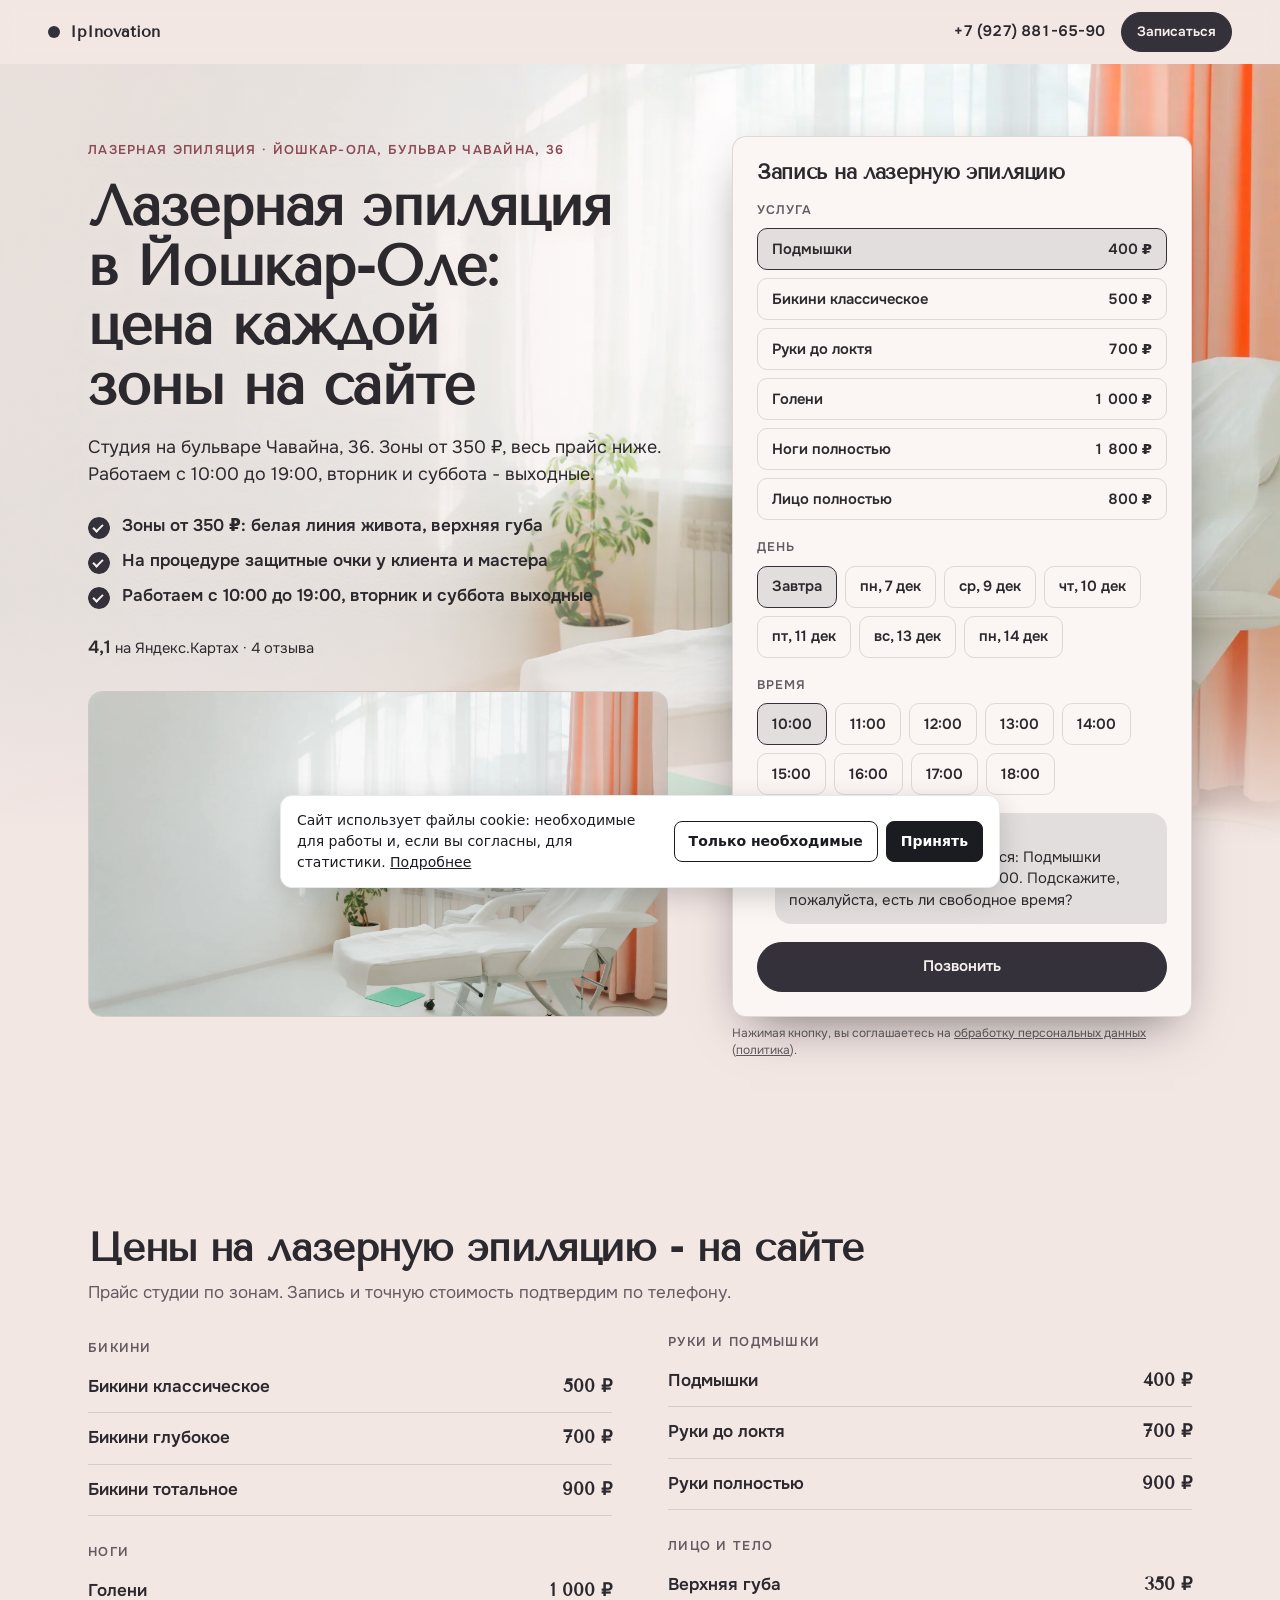
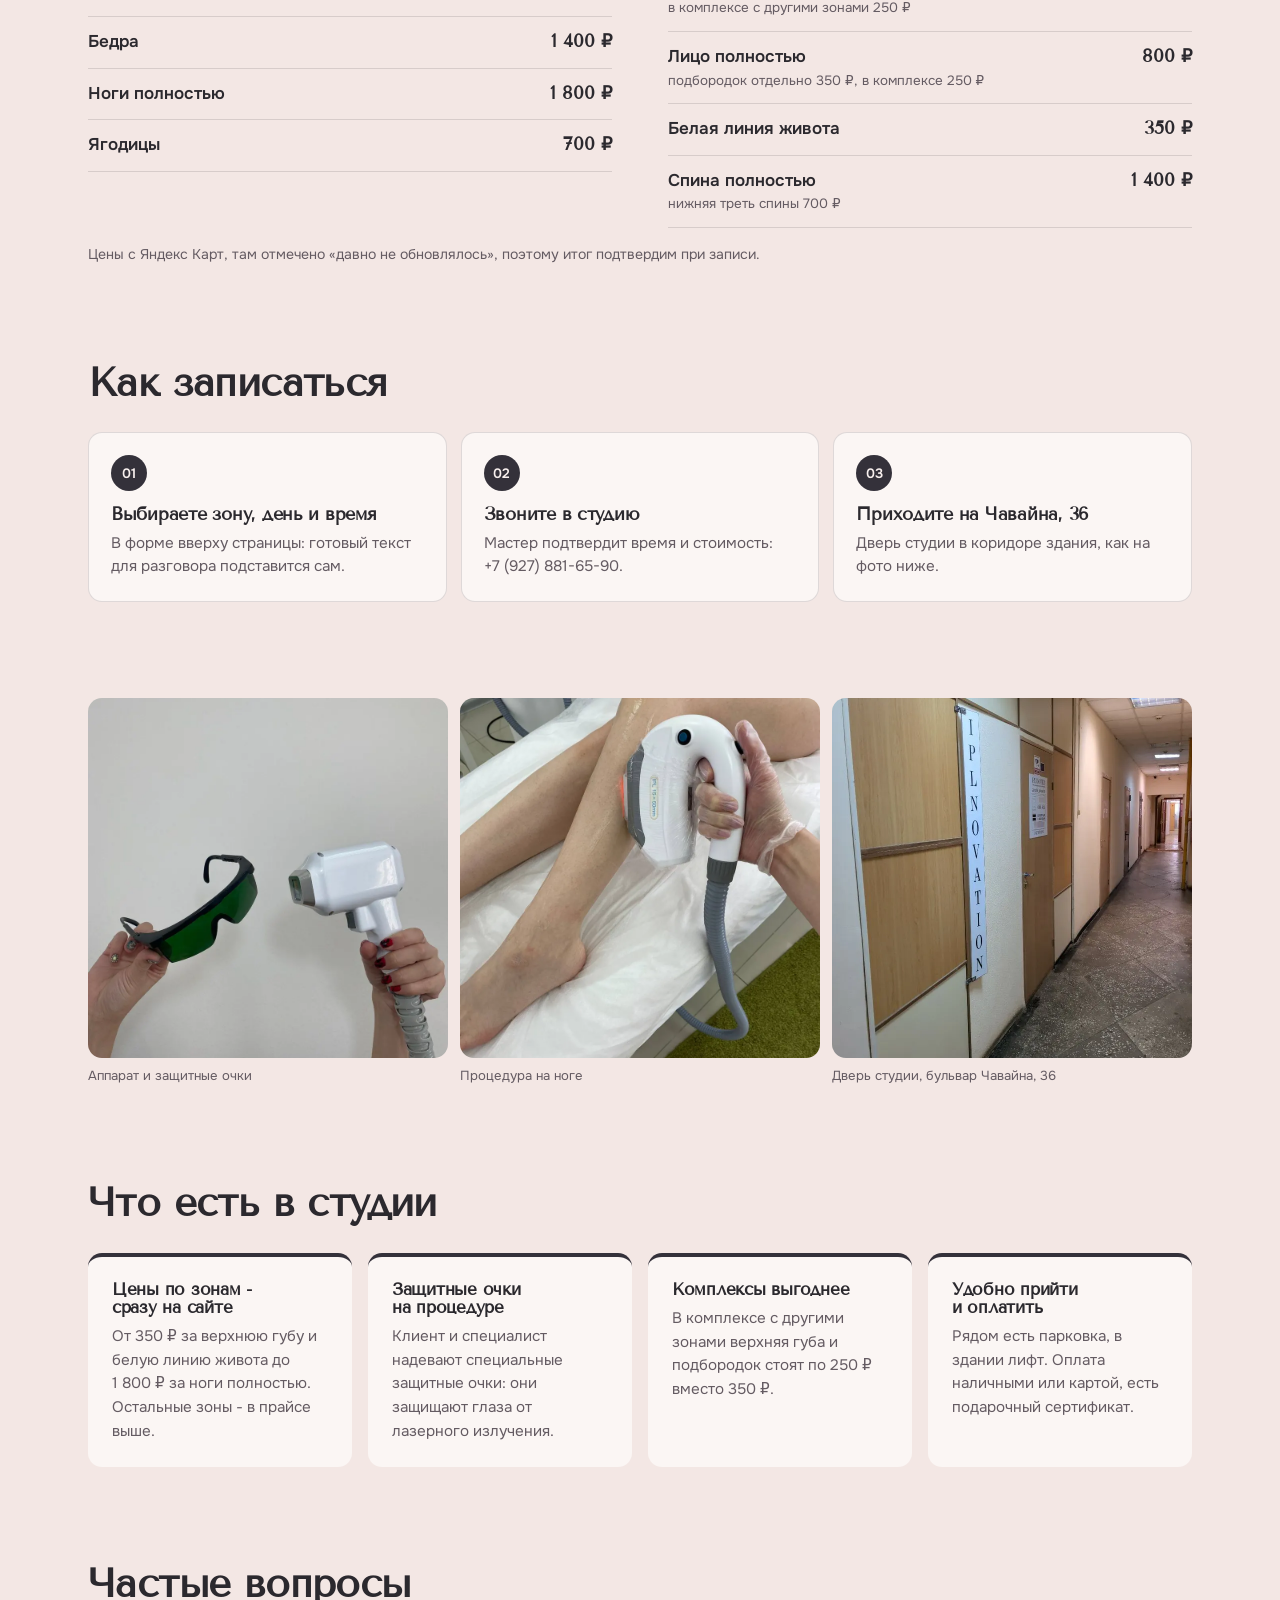
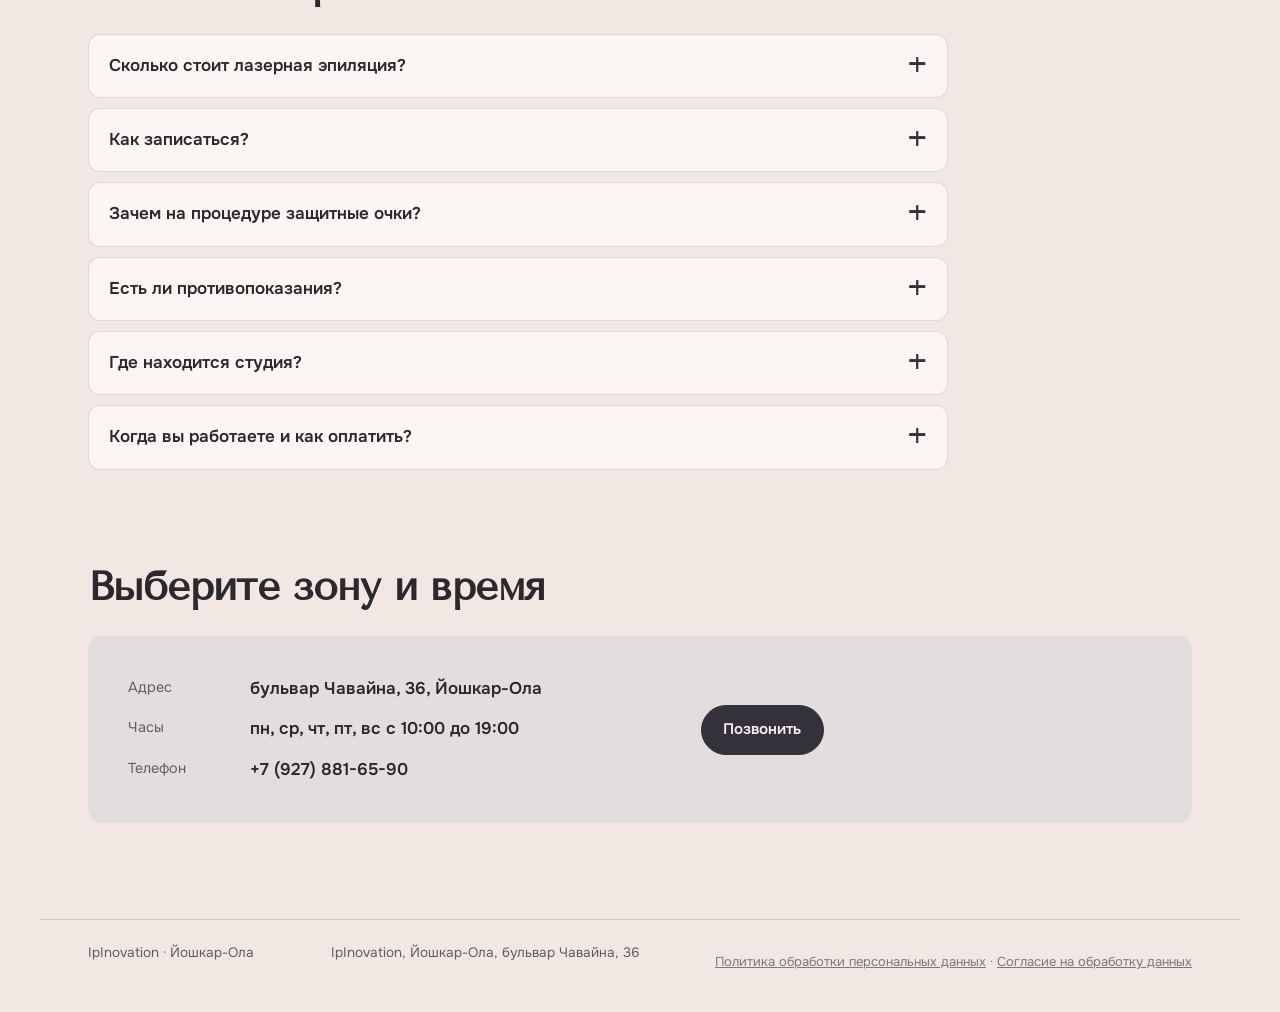
<file: index.html>
<!doctype html>
<html lang="ru">
<head>
<meta charset="utf-8">
<meta name="robots" content="noindex, nofollow" data-publish>
<meta name="viewport" content="width=device-width, initial-scale=1, viewport-fit=cover">
<title>IpInovation · Лазерная эпиляция</title>
<meta name="description" content="Лазерная эпиляция в Йошкар-Оле, бульвар Чавайна, 36: цены по зонам от 350 рублей, с 10:00 до 19:00, вторник и суббота выходные. Запись по телефону или через форму.">
<meta property="og:type" content="website">
<meta property="og:url" content="https://ajax55sv-cell.github.io/iplnovation-yoshkar-ola/">
<meta property="og:site_name" content="IpInovation">
<meta property="og:title" content="Лазерная эпиляция в Йошкар-Оле: цена каждой зоны на сайте">
<meta property="og:description" content="Лазерная эпиляция в Йошкар-Оле, бульвар Чавайна, 36: цены по зонам от 350 рублей, с 10:00 до 19:00, вторник и суббота выходные. Запись по телефону или через форму.">
<meta property="og:image" content="https://ajax55sv-cell.github.io/iplnovation-yoshkar-ola/assets/og.jpg">
<link rel="preload" as="image" href="assets/hero.webp" fetchpriority="high">
<link rel="icon" href="data:image/svg+xml,%3Csvg xmlns=%27http://www.w3.org/2000/svg%27 viewBox=%270 0 32 32%27%3E%3Crect x=%276%27 y=%276%27 width=%2720%27 height=%2720%27 rx=%275%27 fill=%27%2334313a%27/%3E%3C/svg%3E">
<link rel="preload" href="assets/fonts/tenor-sans-400-cyrillic.woff2" as="font" type="font/woff2" crossorigin>
<link rel="preload" href="assets/fonts/onest-400-cyrillic.woff2" as="font" type="font/woff2" crossorigin>
<style>@font-face { font-family: "Onest"; font-style: normal; font-weight: 400; font-display: swap; src: url("assets/fonts/onest-400-cyrillic.woff2") format("woff2"); unicode-range: U+0301, U+0400-045F, U+0490-0491, U+04B0-04B1, U+2116; }
@font-face { font-family: "Onest"; font-style: normal; font-weight: 400; font-display: swap; src: url("assets/fonts/onest-400-latin.woff2") format("woff2"); unicode-range: U+0000-00FF, U+0131, U+0152-0153, U+02BB-02BC, U+02C6, U+02DA, U+02DC, U+0304, U+0308, U+0329, U+2000-206F, U+20AC, U+2122, U+2191, U+2193, U+2212, U+2215, U+FEFF, U+FFFD; }
@font-face { font-family: "Onest"; font-style: normal; font-weight: 500; font-display: swap; src: url("assets/fonts/onest-500-cyrillic.woff2") format("woff2"); unicode-range: U+0301, U+0400-045F, U+0490-0491, U+04B0-04B1, U+2116; }
@font-face { font-family: "Onest"; font-style: normal; font-weight: 500; font-display: swap; src: url("assets/fonts/onest-500-latin.woff2") format("woff2"); unicode-range: U+0000-00FF, U+0131, U+0152-0153, U+02BB-02BC, U+02C6, U+02DA, U+02DC, U+0304, U+0308, U+0329, U+2000-206F, U+20AC, U+2122, U+2191, U+2193, U+2212, U+2215, U+FEFF, U+FFFD; }
@font-face { font-family: "Onest"; font-style: normal; font-weight: 600; font-display: swap; src: url("assets/fonts/onest-600-cyrillic.woff2") format("woff2"); unicode-range: U+0301, U+0400-045F, U+0490-0491, U+04B0-04B1, U+2116; }
@font-face { font-family: "Onest"; font-style: normal; font-weight: 600; font-display: swap; src: url("assets/fonts/onest-600-latin.woff2") format("woff2"); unicode-range: U+0000-00FF, U+0131, U+0152-0153, U+02BB-02BC, U+02C6, U+02DA, U+02DC, U+0304, U+0308, U+0329, U+2000-206F, U+20AC, U+2122, U+2191, U+2193, U+2212, U+2215, U+FEFF, U+FFFD; }
@font-face { font-family: "Tenor Sans"; font-style: normal; font-weight: 400; font-display: swap; src: url("assets/fonts/tenor-sans-400-cyrillic.woff2") format("woff2"); unicode-range: U+0301, U+0400-045F, U+0490-0491, U+04B0-04B1, U+2116; }
@font-face { font-family: "Tenor Sans"; font-style: normal; font-weight: 400; font-display: swap; src: url("assets/fonts/tenor-sans-400-latin.woff2") format("woff2"); unicode-range: U+0000-00FF, U+0131, U+0152-0153, U+02BB-02BC, U+02C6, U+02DA, U+02DC, U+0304, U+0308, U+0329, U+2000-206F, U+20AC, U+2122, U+2191, U+2193, U+2212, U+2215, U+FEFF, U+FFFD; }
:root { --c-canvas: #f3e7e4; --c-surface: #fbf6f4; --c-ink: #2b292e; --c-ink-soft: #645b62; --c-accent: #34313a; --c-accent-ink: #f8f0ee; --c-accent-deep: #8c4b55; --f-display: "Tenor Sans", "Georgia", serif; --f-text: "Onest", "Segoe UI", system-ui, sans-serif; --h1k: 1; }
</style>
<link rel="stylesheet" href="style-prod.css">
<script type="application/ld+json">{"@context":"https://schema.org","@type":"BeautySalon","name":"IpInovation","telephone":"+79278816590","openingHoursSpecification":[{"@type":"OpeningHoursSpecification","dayOfWeek":["Monday","Wednesday","Thursday","Friday","Sunday"],"opens":"10:00","closes":"19:00"}],"address":{"@type":"PostalAddress","streetAddress":"бульвар Чавайна, 36","addressLocality":"Йошкар-Ола","addressCountry":"RU"},"aggregateRating":{"@type":"AggregateRating","ratingValue":"4.1","ratingCount":"5","reviewCount":"4"},"sameAs":["https://yandex.ru/maps/org/ipinovation/229471761377/"]}</script>
<style>
/* legal-add */
.legal-links{margin-top:10px;font-size:13px;opacity:.8;hyphens:none}
.legal-links a{color:inherit}
.ckn{margin:8px 0 0;font-size:12px;line-height:1.45;opacity:.75;hyphens:none}
.ckn a{color:inherit;text-decoration:underline}
.ckb{position:fixed;left:12px;right:12px;bottom:12px;z-index:9999;max-width:720px;margin:0 auto;padding:14px 16px;background:#fff;color:#1b1c22;border:1px solid #e7e8ee;border-radius:12px;box-shadow:0 8px 28px rgba(0,0,0,.18);font:400 14px/1.5 system-ui,-apple-system,"Segoe UI",Arial,sans-serif;hyphens:none;display:flex;gap:12px;align-items:center;flex-wrap:wrap}
.ckb p{margin:0;flex:1 1 280px}
.ckb a{color:inherit;text-decoration:underline}
.ckb__b{display:flex;gap:8px;flex-wrap:wrap}
.ckb button{font:inherit;font-weight:600;padding:9px 14px;border-radius:8px;border:1px solid #1b1c22;background:#fff;color:#1b1c22;cursor:pointer}
.ckb button[data-v="all"]{background:#1b1c22;color:#fff}
</style>
</head>
<body class="s-prod" id="top" data-wa="" data-tg="" data-max="">
<header class="s-bar" data-s-bar>
  <a class="s-bar__brand" href="#top"><i aria-hidden="true"></i>IpInovation</a>
  <div class="s-bar__right">
    <a class="s-bar__tel" href="tel:+79278816590"><span class="nw">+7 (927) 881-65-90</span></a>
    <a class="s-btn s-btn--sm" href="#widget">Записаться</a>
  </div>
</header>
<main>
  <section class="s-hero">
    <div class="s-hero__text">
      <p class="s-eyebrow">Лазерная эпиляция · <span class="nw">Йошкар-Ола</span>, бульвар Чавайна, 36</p>
      <h1>Лазерная эпиляция в <span class="nw">Йошкар-Оле</span>: цена каждой зоны на сайте</h1>
      <p class="s-lead">Студия на бульваре Чавайна, 36. Зоны от 350 ₽, весь прайс ниже. Работаем с 10:00 до 19:00, вторник и суббота - выходные.</p>
      <ul class="s-ticks"><li>Зоны от 350 ₽: белая линия живота, верхняя губа</li><li>На процедуре защитные очки у клиента и мастера</li><li>Работаем с 10:00 до 19:00, вторник и суббота выходные</li></ul>
      <p class="s-rating"><b>4,1</b> на Яндекс.Картах · 4 отзыва</p>
      <figure class="s-hero__photo"><img class="" src="assets/hero.webp" alt="Светлый кабинет лазерной эпиляции: белая кушетка, аппарат на тележке, зелёные защитные очки, большое окно" loading="lazy" decoding="async"></figure>
    </div>
    <div class="s-hero__widget" id="widget"><form class="s-widget" data-s-booking data-days="7" data-closed="2,6" data-slots="10:00,11:00,12:00,13:00,14:00,15:00,16:00,17:00,18:00" data-message="Здравствуйте! Хочу записаться: {услуга}, {день} в {время}. Подскажите, пожалуйста, есть ли свободное время?" onsubmit="return false">
      <h2 class="s-widget__title">Запись на лазерную эпиляцию</h2>
      <fieldset><legend>Услуга</legend>
        <div class="s-chips s-chips--col"><label class="s-chip s-chip--row"><input type="radio" name="svc" value="0" data-name="Подмышки" data-price="400" data-from="" data-min="" checked><span>Подмышки</span><b>400 ₽</b></label><label class="s-chip s-chip--row"><input type="radio" name="svc" value="1" data-name="Бикини классическое" data-price="500" data-from="" data-min=""><span>Бикини классическое</span><b>500 ₽</b></label><label class="s-chip s-chip--row"><input type="radio" name="svc" value="2" data-name="Руки до локтя" data-price="700" data-from="" data-min=""><span>Руки до локтя</span><b>700 ₽</b></label><label class="s-chip s-chip--row"><input type="radio" name="svc" value="3" data-name="Голени" data-price="1000" data-from="" data-min=""><span>Голени</span><b>1 000 ₽</b></label><label class="s-chip s-chip--row"><input type="radio" name="svc" value="4" data-name="Ноги полностью" data-price="1800" data-from="" data-min=""><span>Ноги полностью</span><b>1 800 ₽</b></label><label class="s-chip s-chip--row"><input type="radio" name="svc" value="5" data-name="Лицо полностью" data-price="800" data-from="" data-min=""><span>Лицо полностью</span><b>800 ₽</b></label></div>
      </fieldset>
      <fieldset><legend>День</legend><div class="s-chips" data-s-days></div></fieldset>
      <fieldset><legend>Время</legend><div class="s-chips" data-s-times></div></fieldset>
      <div class="s-bubble" aria-live="polite"><span class="s-bubble__label">Что сказать по телефону</span><p data-s-bubble></p></div>
      <div class="s-send">
        <a class="s-btn s-btn--wide" href="tel:+79278816590">Позвонить</a>
        
      </div>
      </form><p class="ckn">Нажимая кнопку, вы соглашаетесь на <a href="soglasie.html">обработку персональных данных</a> (<a href="politika.html">политика</a>).</p></div>
    <figure class="s-hero__bg" aria-hidden="true"><img class="" src="assets/hero.webp" alt="Светлый кабинет лазерной эпиляции: белая кушетка, аппарат на тележке, зелёные защитные очки, большое окно" decoding="async" fetchpriority="high"></figure>
  </section>

  

  <section class="s-section s-reveal" id="prices">
    <header class="s-section__head"><h2>Цены на лазерную эпиляцию - на сайте</h2><p>Прайс студии по зонам. Запись и точную стоимость подтвердим по телефону.</p></header>
    <div class="s-board"><div class="s-board__group">
      <h3 class="s-board__title">Бикини</h3>
      <ul class="s-board__list">
        <li class="s-board__row"><span class="s-board__name">Бикини классическое</span><span class="s-board__dots" aria-hidden="true"></span><span class="s-board__price">500 ₽</span></li>
        <li class="s-board__row"><span class="s-board__name">Бикини глубокое</span><span class="s-board__dots" aria-hidden="true"></span><span class="s-board__price">700 ₽</span></li>
        <li class="s-board__row"><span class="s-board__name">Бикини тотальное</span><span class="s-board__dots" aria-hidden="true"></span><span class="s-board__price">900 ₽</span></li>
      </ul>
    </div>
<div class="s-board__group">
      <h3 class="s-board__title">Ноги</h3>
      <ul class="s-board__list">
        <li class="s-board__row"><span class="s-board__name">Голени</span><span class="s-board__dots" aria-hidden="true"></span><span class="s-board__price">1 000 ₽</span></li>
        <li class="s-board__row"><span class="s-board__name">Бедра</span><span class="s-board__dots" aria-hidden="true"></span><span class="s-board__price">1 400 ₽</span></li>
        <li class="s-board__row"><span class="s-board__name">Ноги полностью</span><span class="s-board__dots" aria-hidden="true"></span><span class="s-board__price">1 800 ₽</span></li>
        <li class="s-board__row"><span class="s-board__name">Ягодицы</span><span class="s-board__dots" aria-hidden="true"></span><span class="s-board__price">700 ₽</span></li>
      </ul>
    </div>
<div class="s-board__group">
      <h3 class="s-board__title">Руки и подмышки</h3>
      <ul class="s-board__list">
        <li class="s-board__row"><span class="s-board__name">Подмышки</span><span class="s-board__dots" aria-hidden="true"></span><span class="s-board__price">400 ₽</span></li>
        <li class="s-board__row"><span class="s-board__name">Руки до локтя</span><span class="s-board__dots" aria-hidden="true"></span><span class="s-board__price">700 ₽</span></li>
        <li class="s-board__row"><span class="s-board__name">Руки полностью</span><span class="s-board__dots" aria-hidden="true"></span><span class="s-board__price">900 ₽</span></li>
      </ul>
    </div>
<div class="s-board__group">
      <h3 class="s-board__title">Лицо и тело</h3>
      <ul class="s-board__list">
        <li class="s-board__row"><span class="s-board__name">Верхняя губа<em>в комплексе с другими зонами 250 ₽</em></span><span class="s-board__dots" aria-hidden="true"></span><span class="s-board__price">350 ₽</span></li>
        <li class="s-board__row"><span class="s-board__name">Лицо полностью<em>подбородок отдельно 350 ₽, в комплексе 250 ₽</em></span><span class="s-board__dots" aria-hidden="true"></span><span class="s-board__price">800 ₽</span></li>
        <li class="s-board__row"><span class="s-board__name">Белая линия живота</span><span class="s-board__dots" aria-hidden="true"></span><span class="s-board__price">350 ₽</span></li>
        <li class="s-board__row"><span class="s-board__name">Спина полностью<em>нижняя треть спины 700 ₽</em></span><span class="s-board__dots" aria-hidden="true"></span><span class="s-board__price">1 400 ₽</span></li>
      </ul>
    </div></div>
    <p class="s-note">Цены с Яндекс Карт, там отмечено «давно не обновлялось», поэтому итог подтвердим при записи.</p>
  </section>

  <section class="s-section s-reveal">
    <header class="s-section__head"><h2>Как записаться</h2></header>
    <ol class="s-steps">
      <li class="s-steps__item"><span class="s-steps__n">01</span><h3>Выбираете зону, день и время</h3><p>В форме вверху страницы: готовый текст для разговора подставится сам.</p></li>
      <li class="s-steps__item"><span class="s-steps__n">02</span><h3>Звоните в студию</h3><p>Мастер подтвердит время и стоимость: <span class="nw">+7 (927) 881-65-90</span>.</p></li>
      <li class="s-steps__item"><span class="s-steps__n">03</span><h3>Приходите на Чавайна, 36</h3><p>Дверь студии в коридоре здания, как на фото ниже.</p></li>
    </ol>
  </section>

  <section class="s-photos s-reveal" aria-label="Фото"><figure><img class="" src="assets/ochki.webp" alt="Лазерный аппарат и зелёные защитные очки в руках мастера" loading="lazy" decoding="async"><figcaption>Аппарат и защитные очки</figcaption></figure><figure><img class="" src="assets/protsedura.webp" alt="Процедура лазерной эпиляции на ноге: мастер в перчатках ведёт аппарат" loading="lazy" decoding="async"><figcaption>Процедура на ноге</figcaption></figure><figure><img class="" src="assets/dver.webp" alt="Дверь студии с вертикальной вывеской в коридоре здания на бульваре Чавайна, 36" loading="lazy" decoding="async"><figcaption>Дверь студии, бульвар Чавайна, 36</figcaption></figure></section>

  <section class="s-section s-reveal">
    <header class="s-section__head"><h2>Что есть в студии</h2></header>
    <ul class="s-promises">
      <li><h3>Цены по зонам - сразу на сайте</h3><p>От 350 ₽ за верхнюю губу и белую линию живота до 1 800 ₽ за ноги полностью. Остальные зоны - в прайсе выше.</p></li>
      <li><h3>Защитные очки на процедуре</h3><p>Клиент и специалист надевают специальные защитные очки: они защищают глаза от лазерного излучения.</p></li>
      <li><h3>Комплексы выгоднее</h3><p>В комплексе с другими зонами верхняя губа и подбородок стоят по 250 ₽ вместо 350 ₽.</p></li>
      <li><h3>Удобно прийти и оплатить</h3><p>Рядом есть парковка, в здании лифт. Оплата наличными или картой, есть подарочный сертификат.</p></li>
    </ul>
  </section>

  

  <section class="s-section s-reveal">
    <header class="s-section__head"><h2>Частые вопросы</h2></header>
    <div class="s-faq"><details><summary>Сколько стоит лазерная эпиляция?</summary><p>Бикини классическое - 500 ₽, подмышки - 400 ₽, голени - 1 000 ₽, ноги полностью - 1 800 ₽. Остальные зоны - в прайсе выше.</p></details><details><summary>Как записаться?</summary><p>Выберите зону, день и время в форме на сайте или просто позвоните: <span class="nw">+7 (927) 881-65-90</span>.</p></details><details><summary>Зачем на процедуре защитные очки?</summary><p>Во время сеанса и клиент, и специалист надевают специальные защитные очки: они защищают глаза от лазерного излучения. Снимать их до конца сеанса не нужно.</p></details><details><summary>Есть ли противопоказания?</summary><p>Да, у лазерной эпиляции они есть. Перед записью уточните у мастера по телефону, подходит ли процедура именно вам.</p></details><details><summary>Где находится студия?</summary><p><span class="nw">Йошкар-Ола</span>, бульвар Чавайна, 36. Дверь студии в коридоре здания, рядом есть парковка, в здании лифт.</p></details><details><summary>Когда вы работаете и как оплатить?</summary><p>С 10:00 до 19:00 в понедельник, среду, четверг, пятницу и воскресенье. Вторник и суббота - выходные. Оплата наличными или картой, есть подарочный сертификат.</p></details></div>
  </section>

  <section class="s-section s-final s-reveal" id="contacts">
    <header class="s-section__head"><h2>Выберите зону и время</h2></header>
    <div class="s-contacts">
      <dl>
        <div><dt>Адрес</dt><dd>бульвар Чавайна, 36, <span class="nw">Йошкар-Ола</span></dd></div>
        <div><dt>Часы</dt><dd>пн, ср, чт, пт, вс с 10:00 до 19:00</dd></div>
        <div><dt>Телефон</dt><dd><a href="tel:+79278816590"><span class="nw">+7 (927) 881-65-90</span></a></dd></div>
      </dl>
      <div class="s-contacts__actions">
        <a class="s-btn" href="tel:+79278816590">Позвонить</a>
        
      </div>
    </div>
  </section>
</main>
<footer class="s-foot"><p>IpInovation · <span class="nw">Йошкар-Ола</span></p><p>IpInovation, <span class="nw">Йошкар-Ола</span>, бульвар Чавайна, 36</p><p class="legal-links"><a href="politika.html">Политика обработки персональных данных</a> · <a href="soglasie.html">Согласие на обработку данных</a></p></footer>
<nav class="s-dock" aria-label="Быстрая связь"><a class="s-btn" href="#widget">Записаться</a><a class="s-btn s-btn--ghost" href="tel:+79278816590">Позвонить</a></nav>
<script src="style.js" defer></script>
<script>
(function(){var K='cookie-choice';try{if(localStorage.getItem(K))return}catch(e){}
var b=document.createElement('div');b.className='ckb';b.setAttribute('role','dialog');b.setAttribute('aria-label','Файлы cookie');
b.innerHTML='<p>Сайт использует файлы cookie: необходимые для работы и, если вы согласны, для статистики. <a href="politika.html">Подробнее</a></p><div class="ckb__b"><button type="button" data-v="necessary">Только необходимые</button><button type="button" data-v="all">Принять</button></div>';
b.addEventListener('click',function(e){var v=e.target.getAttribute&&e.target.getAttribute('data-v');if(!v)return;try{localStorage.setItem(K,v)}catch(x){}try{document.dispatchEvent(new CustomEvent('cookie-choice',{detail:v}))}catch(x){}b.remove()});
document.body.appendChild(b)})();
</script>
<!-- legal-add -->
</body>
</html>
</file>
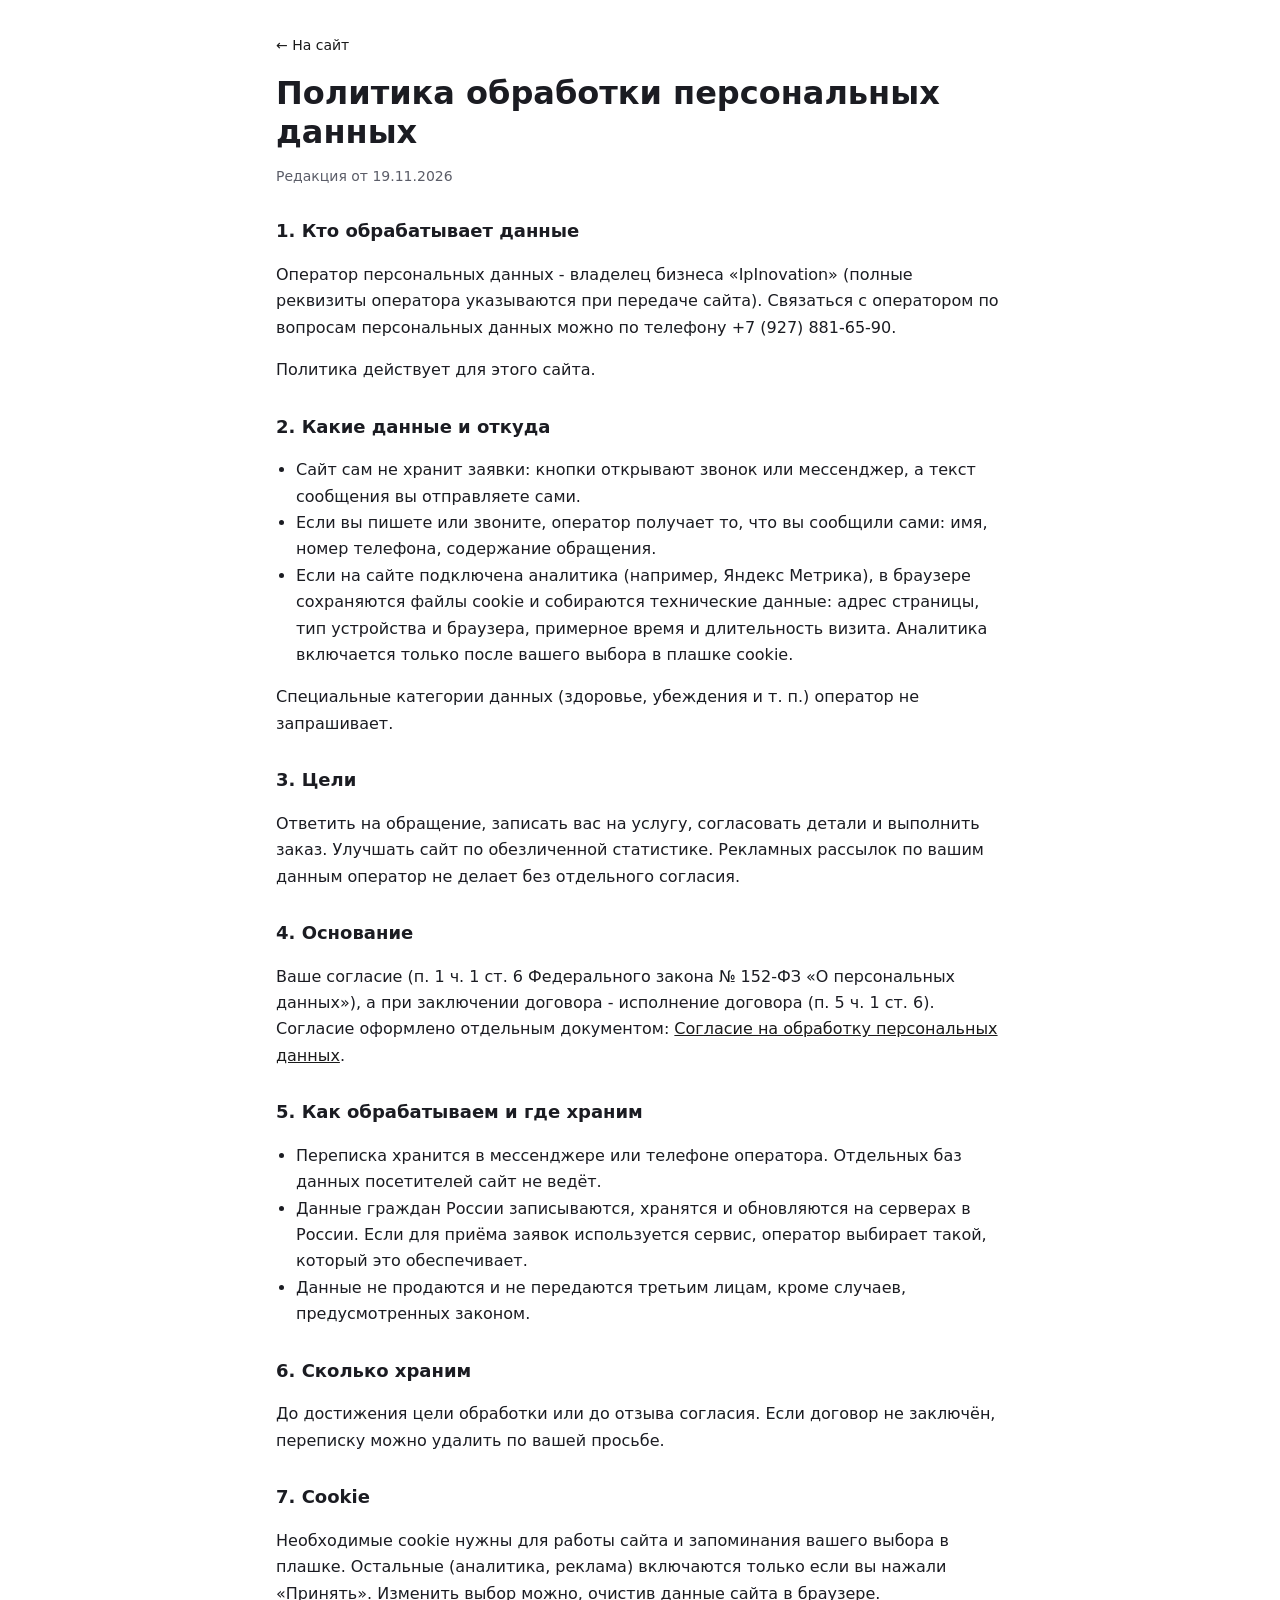
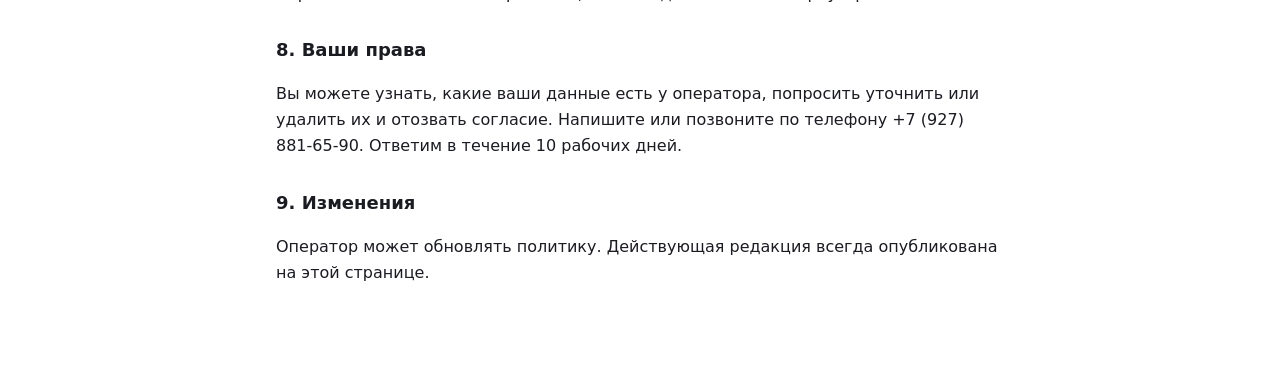
<file: politika.html>
<!doctype html>
<html lang="ru">
<head>
<meta charset="utf-8">
<meta name="viewport" content="width=device-width, initial-scale=1">
<title>Политика обработки персональных данных - IpInovation</title>
<style>:root{--accent:#1a1a1a;--ink:#1b1c22;--ink-2:#5b5d68;--line:#e7e8ee}
*{box-sizing:border-box}
html,body,h1,h2,p,li{hyphens:none;-webkit-hyphens:none}
body{margin:0;background:#fff;color:var(--ink);font:400 16px/1.65 system-ui,-apple-system,"Segoe UI",Arial,sans-serif}
main{max-width:760px;margin:0 auto;padding:32px 16px 64px}
a{color:var(--accent)}
h1{font-size:clamp(24px,4vw,32px);line-height:1.2;margin:16px 0 6px}
h2{font-size:18px;margin:28px 0 8px}
.muted{color:var(--ink-2);font-size:14px}
.back{font-size:14px;text-decoration:none}
ul{padding-left:20px}</style>
</head>
<body>
<main>
<a class="back" href="./">← На сайт</a>
<h1>Политика обработки персональных данных</h1>
<p class="muted">Редакция от 19.11.2026</p>

<h2>1. Кто обрабатывает данные</h2>
<p>Оператор персональных данных - владелец бизнеса «IpInovation» (полные реквизиты оператора указываются при передаче сайта). Связаться с оператором по вопросам персональных данных можно по телефону +7 (927) 881-65-90.</p>
<p>Политика действует для этого сайта.</p>

<h2>2. Какие данные и откуда</h2>
<ul>
<li>Сайт сам не хранит заявки: кнопки открывают звонок или мессенджер, а текст сообщения вы отправляете сами.</li>
<li>Если вы пишете или звоните, оператор получает то, что вы сообщили сами: имя, номер телефона, содержание обращения.</li>
<li>Если на сайте подключена аналитика (например, Яндекс Метрика), в браузере сохраняются файлы cookie и собираются технические данные: адрес страницы, тип устройства и браузера, примерное время и длительность визита. Аналитика включается только после вашего выбора в плашке cookie.</li>
</ul>
<p>Специальные категории данных (здоровье, убеждения и т. п.) оператор не запрашивает.</p>

<h2>3. Цели</h2>
<p>Ответить на обращение, записать вас на услугу, согласовать детали и выполнить заказ. Улучшать сайт по обезличенной статистике. Рекламных рассылок по вашим данным оператор не делает без отдельного согласия.</p>

<h2>4. Основание</h2>
<p>Ваше согласие (п. 1 ч. 1 ст. 6 Федерального закона № 152-ФЗ «О персональных данных»), а при заключении договора - исполнение договора (п. 5 ч. 1 ст. 6). Согласие оформлено отдельным документом: <a href="soglasie.html">Согласие на обработку персональных данных</a>.</p>

<h2>5. Как обрабатываем и где храним</h2>
<ul>
<li>Переписка хранится в мессенджере или телефоне оператора. Отдельных баз данных посетителей сайт не ведёт.</li>
<li>Данные граждан России записываются, хранятся и обновляются на серверах в России. Если для приёма заявок используется сервис, оператор выбирает такой, который это обеспечивает.</li>
<li>Данные не продаются и не передаются третьим лицам, кроме случаев, предусмотренных законом.</li>
</ul>

<h2>6. Сколько храним</h2>
<p>До достижения цели обработки или до отзыва согласия. Если договор не заключён, переписку можно удалить по вашей просьбе.</p>

<h2>7. Cookie</h2>
<p>Необходимые cookie нужны для работы сайта и запоминания вашего выбора в плашке. Остальные (аналитика, реклама) включаются только если вы нажали «Принять». Изменить выбор можно, очистив данные сайта в браузере.</p>

<h2>8. Ваши права</h2>
<p>Вы можете узнать, какие ваши данные есть у оператора, попросить уточнить или удалить их и отозвать согласие. Напишите или позвоните по телефону +7 (927) 881-65-90. Ответим в течение 10 рабочих дней.</p>

<h2>9. Изменения</h2>
<p>Оператор может обновлять политику. Действующая редакция всегда опубликована на этой странице.</p>

</main>
</body>
</html>
</file>
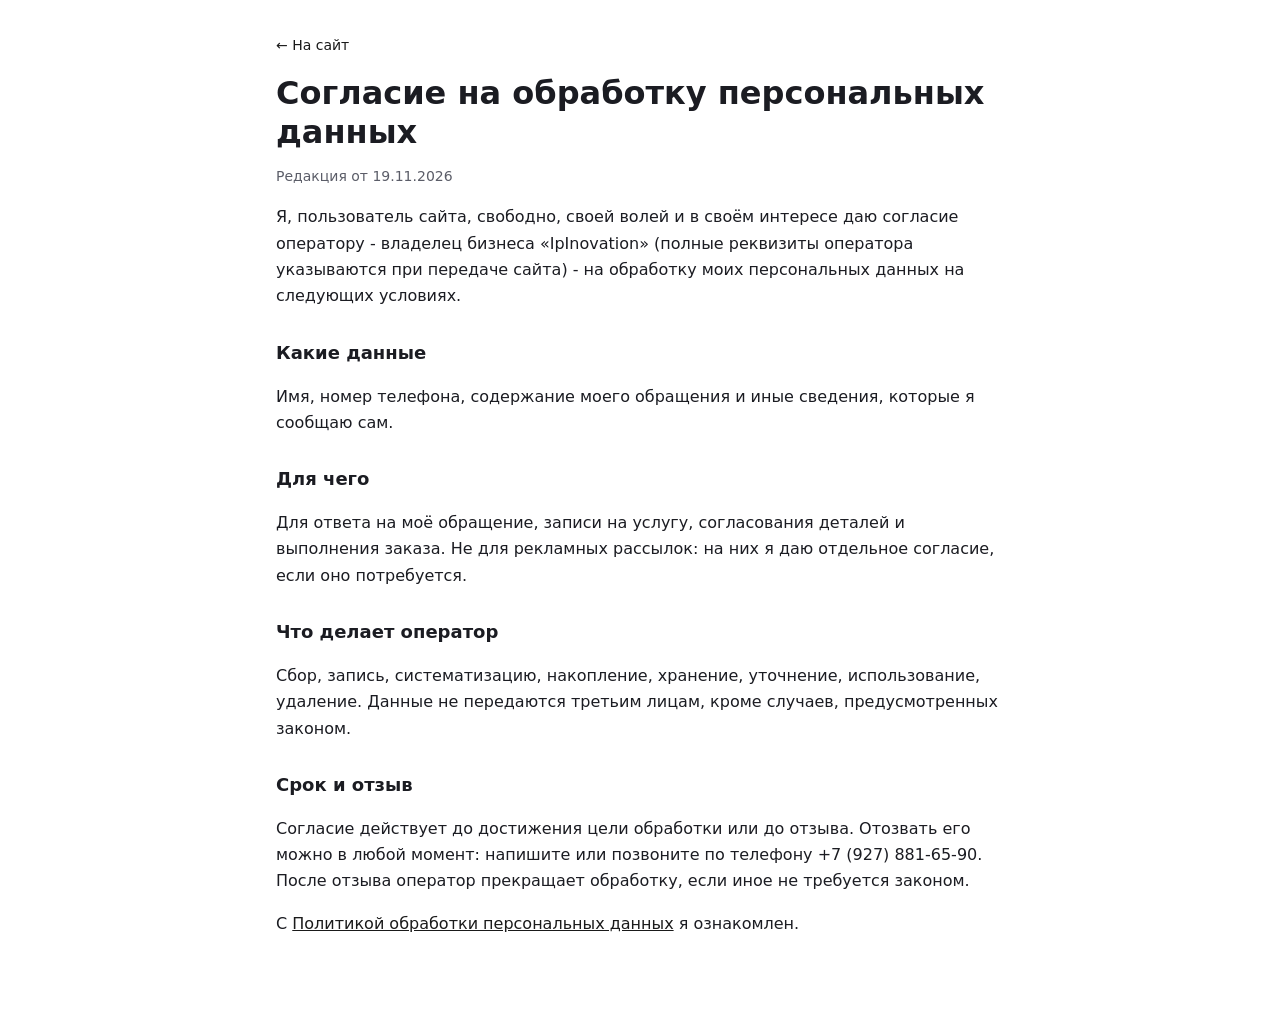
<file: soglasie.html>
<!doctype html>
<html lang="ru">
<head>
<meta charset="utf-8">
<meta name="viewport" content="width=device-width, initial-scale=1">
<title>Согласие на обработку персональных данных - IpInovation</title>
<style>:root{--accent:#1a1a1a;--ink:#1b1c22;--ink-2:#5b5d68;--line:#e7e8ee}
*{box-sizing:border-box}
html,body,h1,h2,p,li{hyphens:none;-webkit-hyphens:none}
body{margin:0;background:#fff;color:var(--ink);font:400 16px/1.65 system-ui,-apple-system,"Segoe UI",Arial,sans-serif}
main{max-width:760px;margin:0 auto;padding:32px 16px 64px}
a{color:var(--accent)}
h1{font-size:clamp(24px,4vw,32px);line-height:1.2;margin:16px 0 6px}
h2{font-size:18px;margin:28px 0 8px}
.muted{color:var(--ink-2);font-size:14px}
.back{font-size:14px;text-decoration:none}
ul{padding-left:20px}</style>
</head>
<body>
<main>
<a class="back" href="./">← На сайт</a>
<h1>Согласие на обработку персональных данных</h1>
<p class="muted">Редакция от 19.11.2026</p>

<p>Я, пользователь сайта, свободно, своей волей и в своём интересе даю согласие оператору - владелец бизнеса «IpInovation» (полные реквизиты оператора указываются при передаче сайта) - на обработку моих персональных данных на следующих условиях.</p>

<h2>Какие данные</h2>
<p>Имя, номер телефона, содержание моего обращения и иные сведения, которые я сообщаю сам.</p>

<h2>Для чего</h2>
<p>Для ответа на моё обращение, записи на услугу, согласования деталей и выполнения заказа. Не для рекламных рассылок: на них я даю отдельное согласие, если оно потребуется.</p>

<h2>Что делает оператор</h2>
<p>Сбор, запись, систематизацию, накопление, хранение, уточнение, использование, удаление. Данные не передаются третьим лицам, кроме случаев, предусмотренных законом.</p>

<h2>Срок и отзыв</h2>
<p>Согласие действует до достижения цели обработки или до отзыва. Отозвать его можно в любой момент: напишите или позвоните по телефону +7 (927) 881-65-90. После отзыва оператор прекращает обработку, если иное не требуется законом.</p>

<p>С <a href="politika.html">Политикой обработки персональных данных</a> я ознакомлен.</p>

</main>
</body>
</html>
</file>
<file: style-prod.css>
/* Стиль «Продающий»: лендинг под заявки. Главная деталь – калькулятор или онлайн-запись на первом экране
   и живое «сообщение-превью», которое уходит владельцу в мессенджер. Цвета и шрифты – из палитры ниши. */
*, *::before, *::after { box-sizing: border-box; }
:root {
  --hair: color-mix(in srgb, var(--c-ink) 14%, transparent);
  --tint: color-mix(in srgb, var(--c-accent) 12%, var(--c-surface));
  --wrap: 1200px; --gut: clamp(16px, 4vw, 48px);
  --r: 14px;
  --shadow: 0 18px 50px -18px color-mix(in srgb, #000 55%, transparent);
}
html { scroll-behavior: smooth; -webkit-text-size-adjust: 100%; overflow-x: clip; }
body { margin: 0; background: var(--c-canvas); color: var(--c-ink); font: 400 17px/1.55 var(--f-text); -webkit-font-smoothing: antialiased; }
img { display: block; max-width: 100%; }
a { color: inherit; }
h1, h2, h3 { font-family: var(--f-display); font-weight: 700; line-height: 1.06; margin: 0; letter-spacing: -.015em; text-wrap: balance; }
p { margin: 0; }
fieldset { border: 0; margin: 0; padding: 0; min-width: 0; }
:focus-visible { outline: 2px solid var(--c-accent); outline-offset: 3px; border-radius: 4px; }

.s-btn { display: inline-flex; align-items: center; justify-content: center; min-height: 50px; padding: 0 1.4em; border-radius: 999px;
  background: var(--c-accent); color: var(--c-accent-ink); font: 700 .95rem/1.1 var(--f-text); text-decoration: none; border: 1px solid var(--c-accent);
  text-align: center; transition: filter .2s ease, transform .2s ease; cursor: pointer; }
.s-btn:hover { filter: brightness(1.07); }
.s-btn:active { transform: translateY(1px); }
.s-btn--sm { min-height: 40px; padding: 0 1.1em; font-size: .85rem; }
.s-btn--ghost { background: transparent; color: var(--c-ink); border-color: var(--hair); font-weight: 600; }
.s-btn--wide { flex: 1; }

/* шапка */
.s-bar { position: sticky; top: 0; z-index: 30; display: flex; align-items: center; justify-content: space-between; gap: 16px;
  padding: 10px var(--gut); background: color-mix(in srgb, var(--c-canvas) 88%, transparent); -webkit-backdrop-filter: blur(10px); backdrop-filter: blur(10px); }
.s-bar.is-scrolled { box-shadow: 0 1px 0 var(--hair); }
.s-bar__brand { font: 700 1rem/1 var(--f-display); text-decoration: none; display: inline-flex; align-items: center; gap: .6em; min-height: 44px; white-space: nowrap; min-width: 0; }
.s-bar__brand i { width: .75em; height: .75em; border-radius: 50%; background: var(--c-accent); }
.s-bar__right { display: flex; align-items: center; gap: 16px; }
.s-bar__tel { text-decoration: none; font-weight: 700; font-size: .95rem; font-variant-numeric: tabular-nums; }

main { max-width: var(--wrap); margin: 0 auto; padding: 0 var(--gut); }

/* первый экран: текст слева, виджет справа, фото ниши – приглушённым фоном */
.s-hero { position: relative; display: grid; grid-template-columns: minmax(0, 1fr) minmax(0, 460px); gap: clamp(28px, 5vw, 64px); align-items: start;
  padding: clamp(32px, 6vw, 72px) 0 clamp(40px, 6vw, 72px); isolation: isolate; }
.s-hero__bg { position: absolute; z-index: -1; margin: 0; top: 0; left: calc(50% - 50vw); width: 100vw; height: min(78%, 620px); overflow: hidden; }
.s-hero__bg img { width: 100%; height: 100%; object-fit: cover; opacity: .3; filter: saturate(.85); }
.s-hero__bg::after { content: ""; position: absolute; inset: 0; background: linear-gradient(180deg, color-mix(in srgb, var(--c-canvas) 40%, transparent), var(--c-canvas) 96%); }
/* фото бизнеса крупно в левой колонке: владелец узнаёт своё место с первого экрана */
.s-hero__photo { margin: 30px 0 0; }
.s-hero__photo img { width: 100%; aspect-ratio: 16 / 9; object-fit: cover; border-radius: var(--r); border: 1px solid var(--hair); }
.s-hero__photo figcaption { margin-top: 8px; font-size: .84rem; color: var(--c-ink-soft); }
.s-eyebrow { display: inline-block; font-size: .8rem; font-weight: 700; letter-spacing: .1em; text-transform: uppercase; color: var(--c-accent-deep, var(--c-accent)); margin-bottom: 16px; }
.s-hero h1 { font-size: calc(clamp(2.1rem, 4.4vw, 3.7rem) * var(--h1k, 1)); overflow-wrap: normal; hyphens: none; }
.s-lead { margin-top: 18px; font-size: 1.12rem; color: var(--c-ink-soft); max-width: 32em; }
.s-ticks { list-style: none; margin: 26px 0 0; padding: 0; display: grid; gap: 12px; }
.s-ticks li { position: relative; padding-left: 34px; font-weight: 600; line-height: 1.35; }
.s-ticks li::before { content: ""; position: absolute; left: 0; top: .1em; width: 22px; height: 22px; border-radius: 50%; background: var(--c-accent);
  -webkit-mask: radial-gradient(circle, #000 0 100%); }
.s-ticks li::after { content: ""; position: absolute; left: 7px; top: calc(.1em + 5px); width: 6px; height: 10px; border: solid var(--c-accent-ink); border-width: 0 2px 2px 0; transform: rotate(45deg); }
.s-rating { margin-top: 26px; font-size: .92rem; color: var(--c-ink-soft); }
.s-rating b { color: var(--c-ink); font-size: 1.1rem; }

/* виджет */
.s-hero__widget { position: sticky; top: 76px; }
.s-widget { background: var(--c-surface); border-radius: var(--r); padding: 24px; box-shadow: var(--shadow); display: grid; gap: 18px; border: 1px solid var(--hair); }
.s-widget__title { font-size: 1.3rem; }
.s-widget legend, .s-range label { font-size: .78rem; font-weight: 700; letter-spacing: .08em; text-transform: uppercase; color: var(--c-ink-soft); margin-bottom: 8px; padding: 0; }
.s-chips { display: flex; flex-wrap: wrap; gap: 8px; }
.s-chips--col { flex-direction: column; flex-wrap: nowrap; }
.s-chip { position: relative; display: inline-flex; align-items: center; gap: 10px; min-height: 42px; padding: 8px 14px; border-radius: 10px; border: 1px solid var(--hair);
  cursor: pointer; font-size: .92rem; font-weight: 600; transition: border-color .15s ease, background-color .15s ease; }
.s-chip--row { justify-content: space-between; }
.s-chip--row b { font-weight: 700; white-space: nowrap; font-variant-numeric: tabular-nums; }
.s-chip--row b small { font-weight: 500; color: var(--c-ink-soft); }
.s-chip__p { font-weight: 500; font-size: .8rem; color: var(--c-ink-soft); white-space: nowrap; }
.s-chip input { position: absolute; opacity: 0; pointer-events: none; }
.s-chip:has(input:checked) { border-color: var(--c-accent); background: var(--tint); }
.s-chip:has(input:focus-visible) { outline: 2px solid var(--c-accent); outline-offset: 2px; }
.s-chip[aria-disabled="true"] { opacity: .4; cursor: default; }
.s-check { display: flex; align-items: center; gap: 10px; font-weight: 600; font-size: .92rem; cursor: pointer; }
.s-check input { width: 20px; height: 20px; accent-color: var(--c-accent); }
.s-check b { margin-left: auto; font-variant-numeric: tabular-nums; }
.s-range { display: grid; gap: 6px; }
.s-range label { display: flex; justify-content: space-between; margin: 0; }
.s-range label b { color: var(--c-ink); font-size: 1rem; font-weight: 700; letter-spacing: 0; text-transform: none; font-variant-numeric: tabular-nums; }
.s-range input { width: 100%; accent-color: var(--c-accent); height: 28px; }
.s-total { display: flex; align-items: baseline; justify-content: space-between; gap: 12px; padding-top: 14px; border-top: 1px solid var(--hair); }
.s-total span { color: var(--c-ink-soft); font-weight: 600; }
.s-total b { font: 700 1.9rem/1 var(--f-display); font-variant-numeric: tabular-nums; color: var(--c-accent); }

/* сообщение-превью: пузырь чата */
.s-bubble { position: relative; background: var(--tint); border-radius: 16px 16px 4px 16px; padding: 12px 14px; margin-left: 18px; }
.s-bubble__label { display: block; font-size: .72rem; font-weight: 700; letter-spacing: .08em; text-transform: uppercase; color: var(--c-ink-soft); margin-bottom: 4px; }
.s-bubble p { font-size: .93rem; line-height: 1.45; }
.s-send { display: flex; gap: 8px; }
.s-send__note { font-size: .82rem; color: var(--c-accent-deep, var(--c-accent)); }
.s-demo { font-size: .78rem; color: var(--c-ink-soft); }

/* секции */
.s-section { padding: clamp(56px, 8vw, 96px) 0 0; }
.s-section__head { display: grid; gap: 10px; margin-bottom: 28px; max-width: 46em; }
.s-section__head h2 { font-size: clamp(1.7rem, 3.2vw, 2.5rem); }
.s-section__head p { color: var(--c-ink-soft); }
.s-note { margin-top: 16px; font-size: .88rem; color: var(--c-ink-soft); max-width: 52em; }

.s-incl { display: grid; grid-template-columns: 1fr 1fr; gap: 16px; }
.s-incl > div { background: var(--c-surface); border-radius: var(--r); padding: 26px; border: 1px solid var(--hair); }
.s-incl > div:first-child { background: var(--tint); border-color: transparent; }
.s-incl h3 { font-size: 1.1rem; margin-bottom: 14px; }
.s-incl ul { margin: 0; padding-left: 1.1em; display: grid; gap: 8px; }

.s-board { display: grid; grid-template-columns: repeat(auto-fit, minmax(min(100%, 420px), 1fr)); gap: 12px 56px; }
.s-board__title { font: 700 .8rem var(--f-text); letter-spacing: .1em; text-transform: uppercase; color: var(--c-ink-soft); margin: 6px 0; }
.s-board__list { list-style: none; margin: 0; padding: 0; }
.s-board__row { display: flex; align-items: baseline; gap: 10px; padding: 12px 0; border-bottom: 1px solid var(--hair); }
.s-board__name { font-weight: 600; }
.s-board__name em { display: block; font-style: normal; font-size: .84rem; color: var(--c-ink-soft); font-weight: 400; }
.s-board__dots { flex: 1; }
.s-board__price { font: 700 1.1rem/1 var(--f-display); font-variant-numeric: tabular-nums; white-space: nowrap; }
.s-board__price small { font: 500 .78rem var(--f-text); color: var(--c-ink-soft); }

.s-steps { list-style: none; margin: 0; padding: 0; display: grid; grid-template-columns: repeat(auto-fit, minmax(min(100%, 170px), 1fr)); gap: 14px; }
.s-steps__item { background: var(--c-surface); border-radius: var(--r); padding: 22px; border: 1px solid var(--hair); }
.s-steps__n { display: inline-grid; place-items: center; width: 36px; height: 36px; border-radius: 50%; background: var(--c-accent); color: var(--c-accent-ink); font: 700 .85rem var(--f-text); }
.s-steps h3 { font-size: 1.1rem; margin-top: 14px; overflow-wrap: normal; hyphens: none; }
.s-steps__item { min-width: 0; }
.s-steps p { margin-top: 8px; color: var(--c-ink-soft); font-size: .95rem; }

.s-photos { display: grid; grid-template-columns: repeat(3, 1fr); gap: 12px; padding-top: clamp(56px, 8vw, 96px); }
.s-photos figure { margin: 0; }
.s-photos img { width: 100%; aspect-ratio: 1 / 1; object-fit: cover; border-radius: var(--r); }
.s-photos figcaption { font-size: .82rem; color: var(--c-ink-soft); margin-top: 8px; }

.s-promises { list-style: none; margin: 0; padding: 0; display: grid; grid-template-columns: repeat(auto-fit, minmax(min(100%, 260px), 1fr)); gap: 16px; }
.s-promises li { border-radius: var(--r); padding: 24px; background: var(--c-surface); border-top: 4px solid var(--c-accent); display: grid; gap: 8px; align-content: start; }
.s-promises h3 { font-size: 1.08rem; }
.s-promises p { color: var(--c-ink-soft); font-size: .95rem; }

.s-reviews { list-style: none; margin: 0; padding: 0; display: grid; grid-template-columns: repeat(auto-fit, minmax(min(100%, 280px), 1fr)); gap: 16px; }
.s-reviews li { background: var(--c-surface); border-radius: var(--r); padding: 24px; display: grid; gap: 14px; align-content: start; border: 1px solid var(--hair); }
.s-reviews blockquote { margin: 0; font-size: 1.02rem; }
.s-reviews__who { font-size: .85rem; color: var(--c-ink-soft); }
.s-section__head--reviews { max-width: none; }
.s-reviews__rating { display: flex; flex-wrap: wrap; align-items: center; gap: 6px 12px; color: var(--c-ink-soft); font-size: .95rem; }
.s-reviews__num { font-weight: 700; font-size: 1.4rem; color: var(--c-ink); }
.s-reviews__stars { --r: 5; display: inline-block; width: 5em; height: 1em; font-size: .95rem; line-height: 1; letter-spacing: .05em; white-space: nowrap; color: color-mix(in srgb, var(--c-ink) 18%, transparent); position: relative; }
.s-reviews__stars::before { content: "★★★★★"; }
.s-reviews__stars::after { content: "★★★★★"; position: absolute; inset: 0; width: calc(var(--r) / 5 * 100%); overflow: hidden; color: var(--c-accent); }
.s-reviews__all { color: var(--c-ink); text-underline-offset: 3px; }
.s-reviews__all:hover { color: var(--c-accent-deep, var(--c-accent)); }

.s-faq { display: grid; gap: 10px; max-width: 860px; }
.s-faq details { background: var(--c-surface); border-radius: 12px; border: 1px solid var(--hair); }
.s-faq summary { cursor: pointer; list-style: none; padding: 18px 52px 18px 20px; font-weight: 700; position: relative; }
.s-faq summary::-webkit-details-marker { display: none; }
.s-faq summary::after { content: "+"; position: absolute; right: 20px; top: 50%; transform: translateY(-50%); font: 700 1.4rem/1 var(--f-display); color: var(--c-accent); }
.s-faq details[open] summary::after { content: "–"; }
.s-faq details p { padding: 0 20px 18px; color: var(--c-ink-soft); }

.s-contacts { display: grid; grid-template-columns: 1.2fr 1fr; gap: 32px; background: var(--tint); border-radius: var(--r); padding: clamp(22px, 4vw, 40px); align-items: center; }
.s-contacts dl { margin: 0; display: grid; gap: 14px; }
.s-contacts dl div { display: grid; grid-template-columns: 110px 1fr; gap: 12px; }
.s-contacts dt { color: var(--c-ink-soft); font-size: .9rem; }
.s-contacts dd { margin: 0; font-weight: 600; }
.s-contacts dd a { text-decoration: none; }
.s-contacts__actions { display: flex; flex-wrap: wrap; gap: 10px; }

.s-foot { max-width: var(--wrap); margin: clamp(56px, 8vw, 96px) auto 0; padding: 22px var(--gut) 40px; border-top: 1px solid var(--hair);
  display: flex; justify-content: space-between; gap: 16px; font-size: .85rem; color: var(--c-ink-soft); flex-wrap: wrap; }
.s-dock { display: none; }
.s-slot { border-bottom: 1px dashed currentColor; opacity: .75; white-space: nowrap; }

@media (prefers-reduced-motion: no-preference) {
  .s-reveal { opacity: 0; transform: translateY(14px); transition: opacity .5s ease, transform .5s cubic-bezier(.2, .7, .2, 1); }
  .s-reveal.is-in { opacity: 1; transform: none; }
  .s-hero__text, .s-hero__widget { animation: s-rise .6s cubic-bezier(.2, .7, .2, 1) both; }
  .s-hero__widget { animation-delay: .1s; }
}
@keyframes s-rise { from { opacity: 0; transform: translateY(12px); } }

@media (max-width: 960px) {
  .s-hero { grid-template-columns: 1fr; }
  .s-hero__widget { position: static; }
  .s-hero__bg { height: 420px; }
  .s-hero__photo { display: none; }
  .s-incl, .s-contacts { grid-template-columns: 1fr; }
}
@media (max-width: 640px) {
  body { font-size: 16px; padding-bottom: 76px; }
  .s-bar__tel { display: none; }
  .s-bar { gap: 10px; }
  .s-bar__brand { font-size: .92rem; overflow: hidden; text-overflow: ellipsis; }
  .s-bar .s-btn--sm { white-space: nowrap; font-size: .78rem; padding: 0 .8em; flex-shrink: 0; }
  .s-widget { padding: 18px; }
  .s-steps { grid-template-columns: 1fr; }
  .s-photos { grid-template-columns: 1fr 1fr; }
  .s-photos figure:first-child { grid-column: 1 / -1; }
  .s-photos figure:first-child img { aspect-ratio: 16 / 10; }
  .s-contacts dl div { grid-template-columns: 1fr; gap: 2px; }
  .s-send { flex-direction: column; }
  .s-dock { display: flex; gap: 8px; position: fixed; z-index: 40; left: 0; right: 0; bottom: 0; padding: 10px 12px calc(10px + env(safe-area-inset-bottom));
    background: color-mix(in srgb, var(--c-canvas) 92%, transparent); -webkit-backdrop-filter: blur(10px); backdrop-filter: blur(10px); box-shadow: 0 -1px 0 var(--hair); }
  .s-dock .s-btn { flex: 1; min-height: 48px; font-size: .88rem; padding: 0 .9em; white-space: nowrap; }
  .s-dock .s-btn:first-child { flex: 1.7; }
}

/* n10v1 */
html, body, h1, h2, h3, p, li { hyphens: none; -webkit-hyphens: none; }
.nw { white-space: nowrap; }
html, body { overflow-x: clip; }
/* прайс: четыре группы в две колонки без пустот */
.s-board { display: block; columns: 2 380px; column-gap: 56px; }
.s-board__group { break-inside: avoid; margin-bottom: 28px; }
/* яркий первый экран (просьба Сергея): фото в полную силу и чуть насыщеннее, затемнения нет, текст держит светлая вуаль слева */
.s-hero__bg { height: min(94%, 780px); }
.s-hero__bg img { opacity: 1; filter: saturate(1.35) brightness(1.0) contrast(1.06); object-position: 62% 50%; }
.s-hero__bg::after { background:
  linear-gradient(90deg, color-mix(in srgb, var(--c-canvas) 72%, transparent) 0%, color-mix(in srgb, var(--c-canvas) 52%, transparent) 34%, color-mix(in srgb, var(--c-canvas) 8%, transparent) 58%, transparent 70%),
  linear-gradient(180deg, transparent 0%, transparent 70%, var(--c-canvas) 100%); }
.s-hero__text .s-lead, .s-hero__text .s-rating { color: var(--c-ink); text-shadow: 0 1px 14px color-mix(in srgb, var(--c-canvas) 90%, transparent); }
.s-hero__text h1, .s-hero__text .s-eyebrow, .s-hero__text .s-ticks { text-shadow: 0 2px 18px color-mix(in srgb, var(--c-canvas) 85%, transparent); }
@media (max-width: 880px) {
  .s-bar__brand { white-space: normal; line-height: 1.15; font-size: .84rem; text-overflow: clip; overflow: visible; }
  .s-hero__bg { height: 560px; }
  .s-hero__bg img { object-position: 70% 50%; }
  .s-hero__bg::after { background:
    linear-gradient(180deg, color-mix(in srgb, var(--c-canvas) 52%, transparent) 0%, color-mix(in srgb, var(--c-canvas) 22%, transparent) 46%, var(--c-canvas) 100%); }
}
</file>
